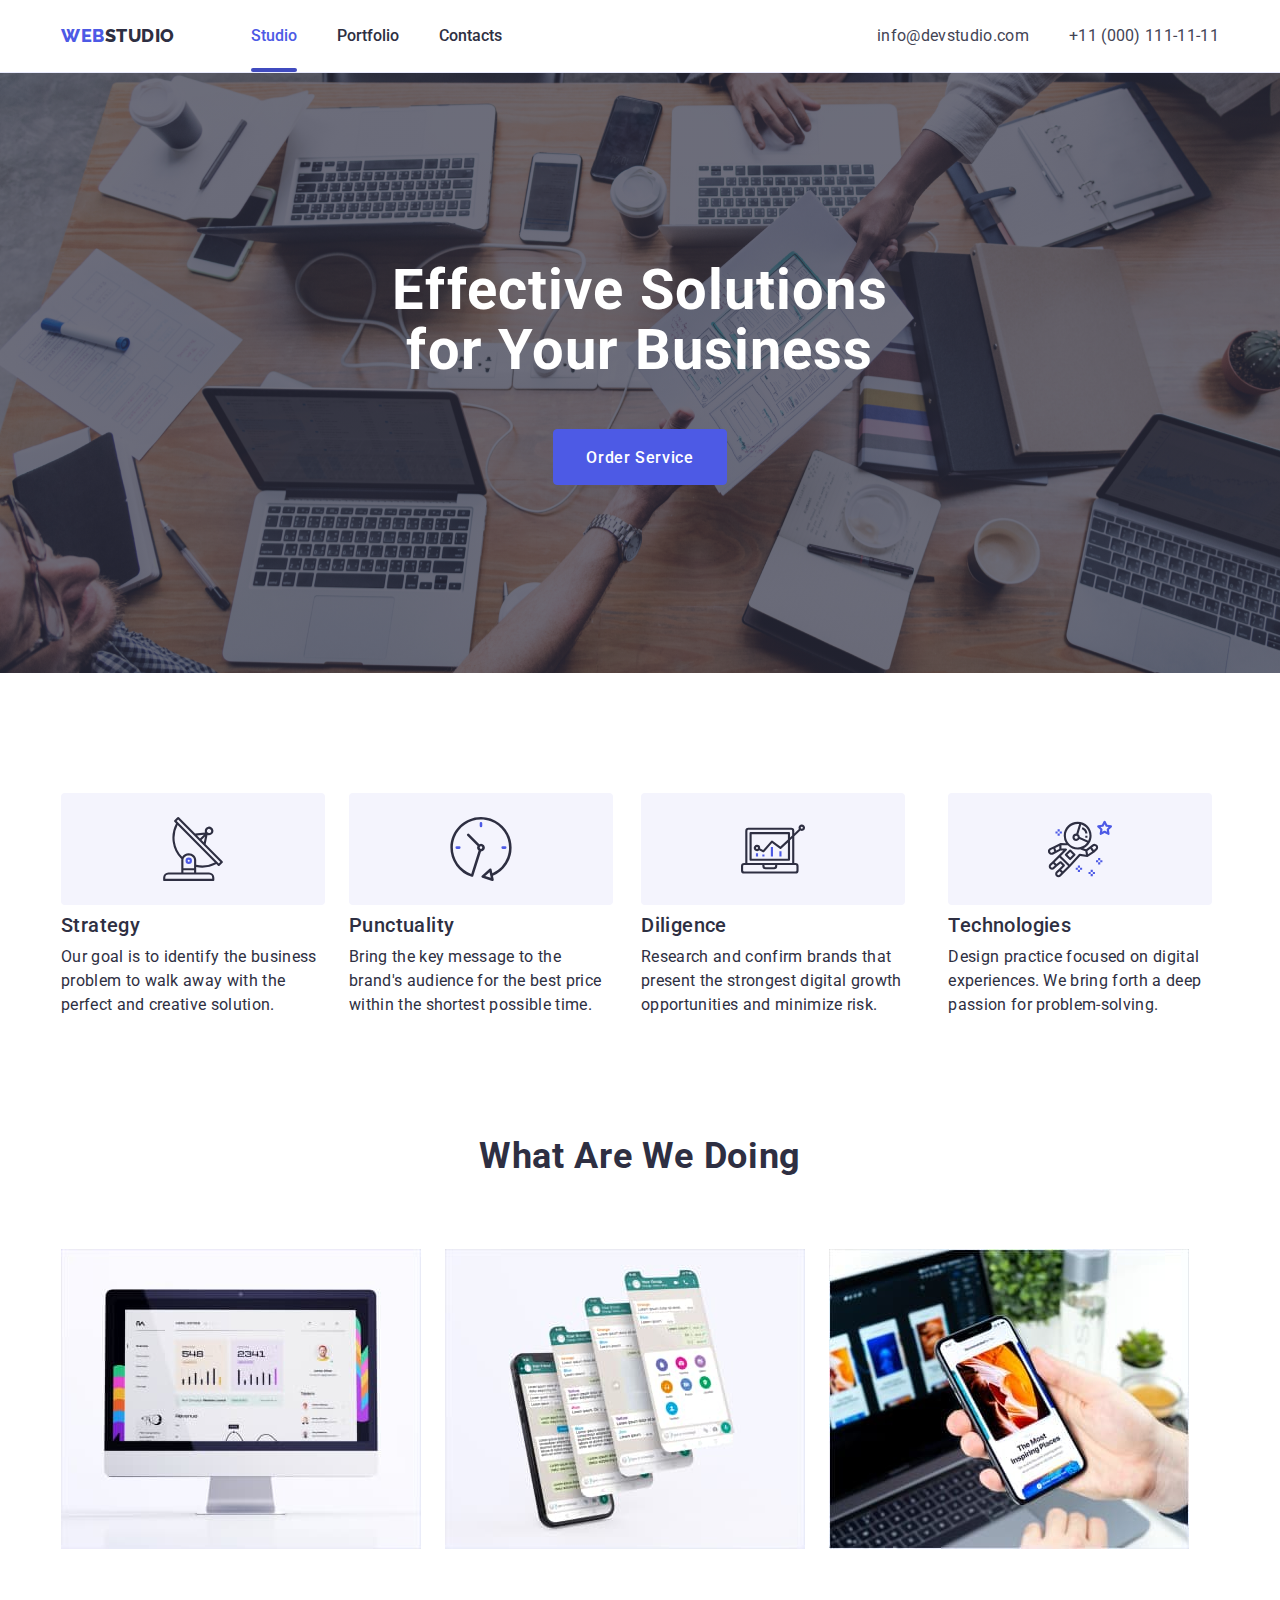
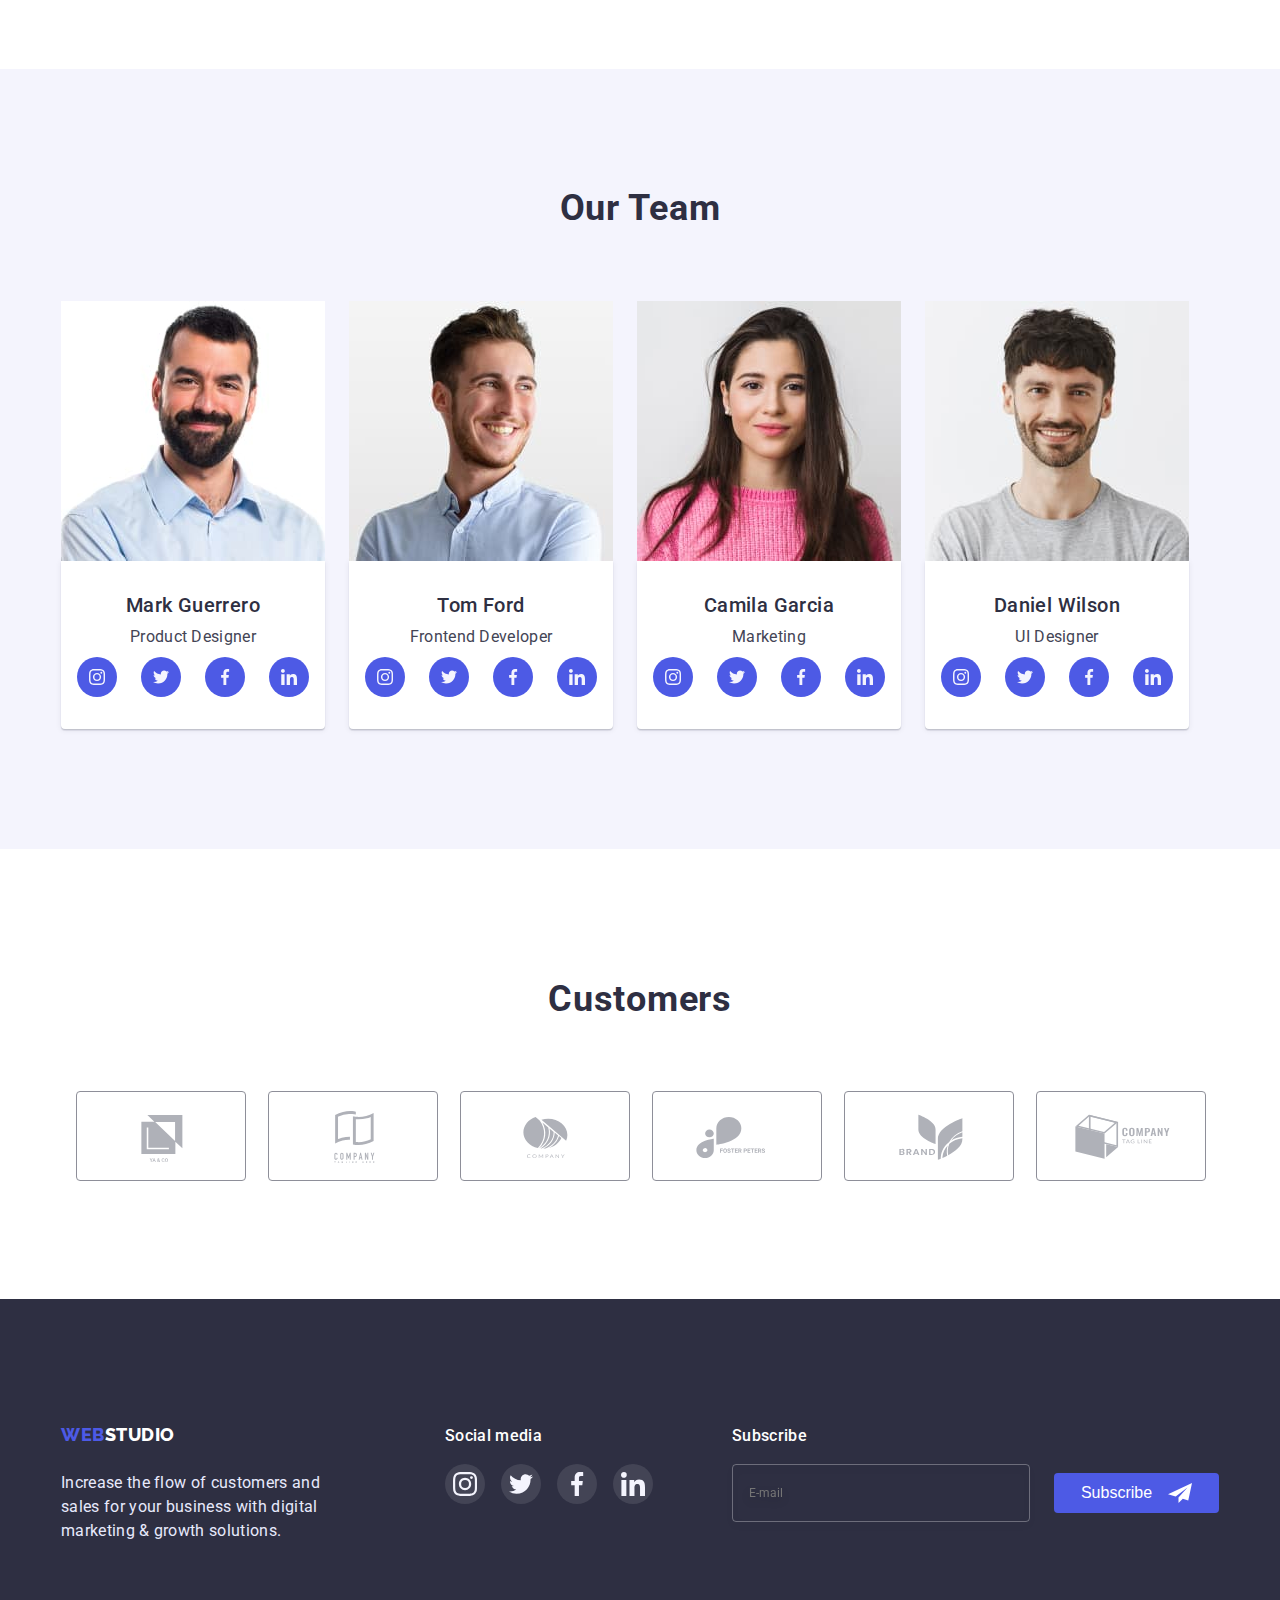
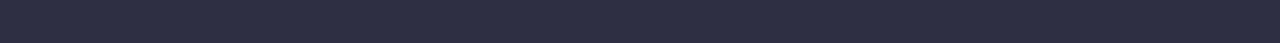
<file: index.html>
<!DOCTYPE html>
<html lang="en">
  <head>
    <meta charset="UTF-8" />
    <meta http-equiv="X-UA-Compatible" content="IE=edge" />
    <meta name="viewport" content="width=device-width, initial-scale=1.0" />
    <link rel="preconnect" href="https://fonts.googleapis.com" />
    <link rel="preconnect" href="https://fonts.gstatic.com" crossorigin />
    <link
      href="https://fonts.googleapis.com/css2?family=Raleway:wght@800&family=Roboto:wght@400;500;700;900&display=swap"
      rel="stylesheet"
    />

    <link
      rel="stylesheet"
      href="https://cdnjs.cloudflare.com/ajax/libs/modern-normalize/1.1.0/modern-normalize.min.css"
      integrity="sha512-wpPYUAdjBVSE4KJnH1VR1HeZfpl1ub8YT/NKx4PuQ5NmX2tKuGu6U/JRp5y+Y8XG2tV+wKQpNHVUX03MfMFn9Q=="
      crossorigin="anonymous"
      referrerpolicy="no-referrer"
    />
    <title>WebStudio</title>
    <link rel="stylesheet" href="./css/styles.css" />
  </head>
  <body>
    <header class="header">
      <div class="container header-container">
        <nav class="nav-header">
          <a href="./index.html" class="logo"
            ><span class="logo-first-part">Web</span
            ><span class="logo-second-part">Studio</span></a
          >
          <ul class="menu-navigation list">
            <li>
              <a class="menu-nav current" href="./index.html">Studio</a>
            </li>
            <li>
              <a class="menu-nav" href="./portfolio.html">Portfolio</a>
            </li>
            <li><a class="menu-nav" href>Contacts</a></li>
          </ul>
        </nav>
        <address>
          <ul class="address-navigation list">
            <li>
              <a class="address-nav" href="mailto:info@devstudio.com"
                >info@devstudio.com</a
              >
            </li>
            <li>
              <a class="address-nav" href="tel:+110001111111"
                >+11 (000) 111-11-11</a
              >
            </li>
          </ul>
        </address>
      </div>
    </header>
    <main>
      <section class="section title">
        <div class="container">
          <h1 class="title-desc">Effective Solutions for Your Business</h1>
          
          <button type="button" class="main-btn" data-modal-open>Order Service</button>
        </div>
        <div class="backdrop is-hidden" data-modal>
          <div class="modal">
            <button type="button" class="btn-close-modal" data-modal-close> 
              <svg class="icon-close-modal">
                <use href="./images/icons.svg#icon-close-modal"></use>
              </svg>
            </button>
            <p class="text-for-modal">Leave your contacts and we will call you back</p>
            <form class="form-info">

              <label for="name" class="form-label"><span class="input-name">Name</span> 
                <span class="span-for-input">
                <input type="name" id="name" class="modal-form">
                <svg class="modal-icon">
                  <use href="./images/icons.svg#icon-person"> </use>
                </svg>
              </span>
              </label>

              <label for="phone" class="form-label"><span class="input-name">Phone</span>
                <span class="span-for-input">
                <input type="tel" id="phone" class="modal-form">
                <svg class="modal-icon">
                  <use href="./images/icons.svg#icon-phone"> </use>
                </svg>
              </span>
              </label>

              <label for="mail" class="form-label"><span class="input-name">Email</span>
                <span class="span-for-input">
                <input type="email" id="mail" class="modal-form">
                <svg class="modal-icon">
                  <use href="./images/icons.svg#icon-email"> </use>
                </svg>
                </span>
              </label>

              <label for="comment" class="form-textarea"><span class="input-name">Comment</span>
                <textarea name="Comment" id="comment" class="text-area" placeholder="Text input"></textarea>
              </label>
              <label for="policy" class="form-label-checkbox">
                              <input type="checkbox"
              id="policy"
              class="checkbox visually-hidden">
                <span class="modal-form-custom-checkbox">
                  <svg class="modal-form-checkbox-icon" width="10" height="8">
                    <use href="./images/icons.svg#icon-check"></use>
                  </svg>
                </span>
                <span class="checkbox-text">
                I accept the terms and conditions of the <a href="" class="privacy-link">Privacy Policy</a>
              </span>
              </label>
            </form>
            <button type="submit" class="send-button">Send</button>
          </div>
        </div>
      </section>

      <section class="section features">
        <div class="container">
          <h2 hidden>"Features">Features</h2>
          <ul class="features list">
            <li >
              <div class="features-items">
                <svg class="icon-antenna"> 
                  <use href="./images/icons.svg#icon-antenna"></use>
                </svg>
              </div>
              <h3 class="features-titles">Strategy</h3>
              <p class="features-desc">
                Our goal is to identify the business problem to walk away with
                the perfect and creative solution.
              </p>
            </li>
            <li>
              <div class="features-items">
                <svg class="icon-clock" > 
                <use href="./images/icons.svg#icon-clock"></use>
                </svg>
              </div>
              <h3 class="features-titles">Punctuality</h3>
              <p class="features-desc">
                Bring the key message to the brand's audience for the best price
                within the shortest possible time.
              </p>
            
            </li>
            <li>
              <div class="features-items">
                <svg class="icon-diagram">
                  <use href="./images/icons.svg#icon-diagram"> </use>
                </svg>
              </div>
              <h3 class="features-titles">Diligence</h3>
              <p class="features-desc">
                Research and confirm brands that present the strongest digital
                growth opportunities and minimize risk.
              </p>
            </li>
            <li>
              <div class="features-items">
                <svg class="icon-astronaut">
                  <use href="./images/icons.svg#icon-astronaut"></use>
                </svg>
              </div>
              <h3 class="features-titles">Technologies</h3>
              <p class="features-desc">
                Design practice focused on digital experiences. We bring forth a
                deep passion for problem-solving.
              </p>
            </li>
          </ul>
        </div>
      </section>

      <section class="section about">
        <div class="container">
          <h2 class="title-aboutus">What are we doing</h2>
          <ul class="about-us list">
            <li class="cards-aboutus">
              <img
                src="./images/img1.jpg"
                alt="Desktop"
                width="360"
                height="300"
              />
            </li>
            <li class="cards-aboutus">
              <img
                src="./images/img2.jpg"
                alt="phones"
                width="360"
                height="300"
              />
            </li>
            <li>
              <img
                src="./images/img3.jpg"
                alt="Desktop and mobile"
                width="360"
                height="300"
              />
            </li>
          </ul>
        </div>
      </section>

      <section class="section our-team">
        <div class="container">
        <h2 class="title-aboutus">Our Team</h2>
          <ul class="team-items list">
          <li class="team-item">
            <img
              src="./images/card1.jpg"
              alt="Mark Guerrero Product
             Designer"
              width="264"
              height="260"
            />
            <div class="team-name">
            <h3 class="title-names">Mark Guerrero</h3>
            <p class="card-desc">Product Designer</p>

            <ul class="list icons">
              <li class="team-icon">
            <a class="social-networks">
              <svg class="inst"> 
                <use href="./images/icons.svg#icon-instagram"> </use>
              </svg>
            </a>
          </li>
            <li class="team-icon">
            <a class="social-networks">
              <svg class="twitter"> 
                <use href="./images/icons.svg#icon-twitter"> </use>
              </svg>
            </a>
          </li>
          <li class="team-icon">
            <a class="social-networks">
              <svg class="facebook"> 
                <use href="./images/icons.svg#icon-facebook"> </use>
              </svg>
            </a>
          </li>
          <li class="team-icon">
            <a class="social-networks">
              <svg class="linkedin"> 
                <use href="./images/icons.svg#icon-linkedin"> </use>
              </svg>
            </a>
          </li>
          </ul>

            </div>
            
          </li>
          <li class="team-item">
            <img
              src="./images/card2.jpg"
              alt="Tom Ford Frontend Developer"
              width="264"
              height="260"
            />
            <div class="team-name">
            <h3 class="title-names">Tom Ford</h3>
            <p class="card-desc">Frontend Developer</p>

            <ul class="list icons">
              <li class="team-icon">
            <a class="social-networks">
              <svg class="inst"> 
                <use href="./images/icons.svg#icon-instagram"> </use>
              </svg>
            </a>
          </li>
          <li class="team-icon">
            <a class="social-networks">
              <svg class="twitter"> 
                <use href="./images/icons.svg#icon-twitter"> </use>
              </svg>
            </a>
          </li>
          <li class="team-icon">
            <a class="social-networks">
              <svg class="facebook"> 
                <use href="./images/icons.svg#icon-facebook"> </use>
              </svg>
            </a>
          </li>
          <li class="team-icon">
            <a class="social-networks">
              <svg class="linkedin"> 
                <use href="./images/icons.svg#icon-linkedin"> </use>
              </svg>
            </a>
          </li>
          </ul>
            </div>
          </li>
          <li class="team-item">
            <img
              src="./images/card3.jpg"
              alt="Camila Garcia Marketing"
              width="264"
              height="260"
            />
            <div class="team-name">
            <h3 class="title-names">Camila Garcia</h3>
            <p class="card-desc">Marketing</p>
            <ul class="list icons">
              <li class="team-icon">
            <a class="social-networks">
              <svg class="inst"> 
                <use href="./images/icons.svg#icon-instagram"> </use>
              </svg>
            </a>     
          </li>
          <li class="team-icon">   
            <a class="social-networks">
              <svg class="twitter"> 
                <use href="./images/icons.svg#icon-twitter"> </use>
              </svg>
            </a>
          </li>  
          <li class="team-icon">
            <a class="social-networks">
              <svg class="facebook"> 
                <use href="./images/icons.svg#icon-facebook"> </use>
              </svg>
            </a>
          </li>
          <li class="team-icon"> 
            <a class="social-networks">
              <svg class="linkedin"> 
                <use href="./images/icons.svg#icon-linkedin"> </use>
              </svg>
            </a>
          </li>
          </ul>
            </div>

          <li class="team-item">
            <img
              src="./images/card4.jpg"
              alt="Daniel Wilson UI Designer"
              width="264"
              height="260"
            />
             <div class="team-name">
            <h3 class="title-names">Daniel Wilson</h3>
            <p class="card-desc">UI Designer</p>
            <ul class="list icons">
              <li class="team-icon">
            <a class="social-networks">
              <svg class="inst"> 
                <use href="./images/icons.svg#icon-instagram"> </use>
              </svg>
            </a>
          </li>
          <li class="team-icon"> 
            <a class="social-networks">
              <svg class="twitter"> 
                <use href="./images/icons.svg#icon-twitter"> </use>
              </svg>
            </a>
          </li>
          <li class="team-icon">  
            <a class="social-networks">
              <svg class="facebook"> 
                <use href="./images/icons.svg#icon-facebook"> </use>
              </svg>
            </a>
          </li>
          <li class="team-icon">
            <a class="social-networks">
              <svg class="linkedin"> 
                <use href="./images/icons.svg#icon-linkedin"> </use>
              </svg>
            </a>
          </li>
          </ul>

            </div>
          </li>
        </ul>
        </div>
      </section>

      <section class="section customers">
        <div class="container">
          <h1 class="title-customers">Customers</h1>
          <ul class="list companies">
            <li class="customers-icons">
              <a class="border-icon">
                <svg class="icon-in-border" width="104" height="56">
                  <use href="./images/icons.svg#icon-Logo-1"></use>
                </svg>
              </a>
            </li>
            <li class="customers-icons">
              <a class="border-icon">
                <svg class="icon-in-border" width="104" height="56">
                  <use href="./images/icons.svg#icon-Logo-2"></use>
                </svg>
              </a>
            </li>
            <li class="customers-icons">
              <a class="border-icon">
                <svg class="icon-in-border" width="104" height="56">
                  <use href="./images/icons.svg#icon-Logo-3"></use>
                </svg>
              </a>
            </li>
            <li class="customers-icons">
              <a class="border-icon">
                <svg class="icon-in-border" width="104" height="56">
                  <use href="./images/icons.svg#icon-Logo-4"></use>
                </svg>
              </a>
            </li>
            <li class="customers-icons">
              <a class="border-icon">
                <svg class="icon-in-border" width="104" height="56">
                  <use href="./images/icons.svg#icon-Logo-5"></use>
                </svg>
              </a>
            </li>
            <li class="customers-icons">
              <a class="border-icon">
                <svg class="icon-in-border" width="104" height="56">
                  <use href="./images/icons.svg#icon-Logo-6"></use>
                </svg>
              </a>
            </li>
          </ul>
        </div>

      </section>

    </main>
    <footer class="footer">
      <div class="container foot-cont">
        <div>
      <a href="./index.html" class="logo"
            ><span class="logo-first-part-footer">Web</span
            ><span class="logo-second-part-footer">Studio</span></a
          >
      <p class="footer-desc">
        Increase the flow of customers and sales for your business with digital
        marketing & growth solutions.
      </p>
    </div>
    <div class="footer-media">
      <p class="social-media">Social media</p>
      <ul class="list icons-footer">
        <li class="team-icon">
      <a class="social-networks-footer">
        <svg width="24" height="24"> 
          <use href="./images/icons.svg#icon-instagram"> </use>
        </svg>
      </a>
    </li>
    <li class="team-icon"> 
      <a class="social-networks-footer">
        <svg width="24" height="24"> 
          <use href="./images/icons.svg#icon-twitter"> </use>
        </svg>
      </a>
    </li>
    <li class="team-icon">  
      <a class="social-networks-footer">
        <svg width="24" height="24"> 
          <use href="./images/icons.svg#icon-facebook"> </use>
        </svg>
      </a>
    </li>
    <li class="team-icon">
      <a class="social-networks-footer">
        <svg width="24" height="24"> 
          <use href="./images/icons.svg#icon-linkedin"> </use>
        </svg>
      </a>
    </li>
    </ul>
  </div>
  <div class="footer-form">
    <p class="subscribe">Subscribe</p>
  <form class="subscribe-form">

    <input aria-label="mail" type="email" name="mail" id="mail" class="footer-input" placeholder="E-mail">
    <button type="submit" class="button-form">Subscribe
      <svg class="icon-logo-tg" width="24px" height="24px">
        <use href="./images/icons.svg#icon-logo-tg"></use>
      </svg>
    </button>
  </form>
</div>
</div>
    </footer>
    <script src="./js/modal.js"></script>
  </body>
</html>
</file>
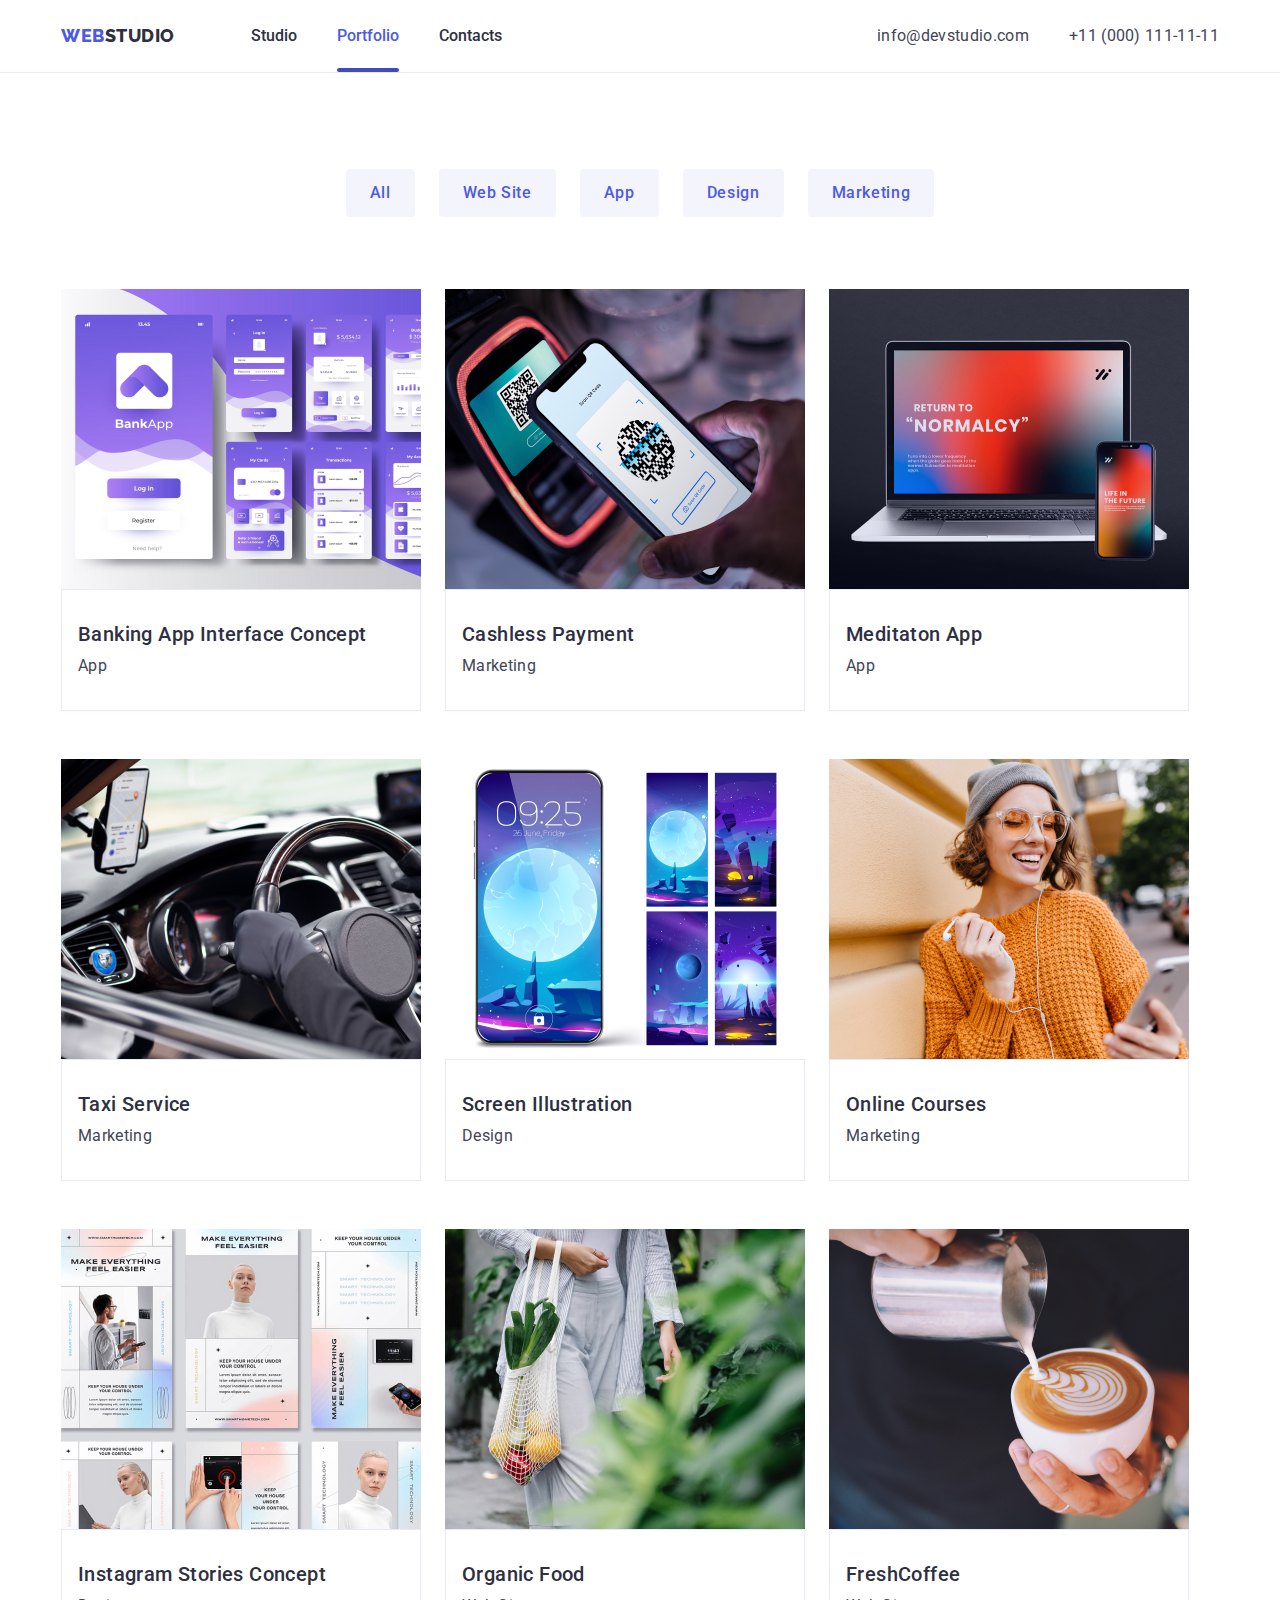
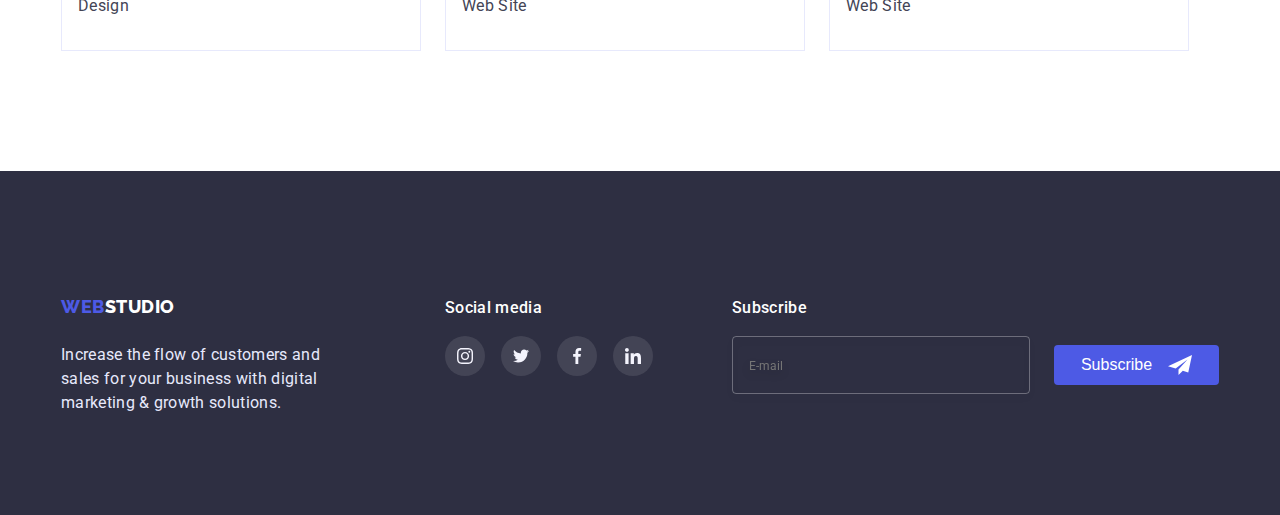
<file: portfolio.html>
<!DOCTYPE html>
<html lang="en">
  <head>
    <meta charset="UTF-8" />
    <meta http-equiv="X-UA-Compatible" content="IE=edge" />
    <meta name="viewport" content="width=device-width, initial-scale=1.0" />
    <link rel="preconnect" href="https://fonts.googleapis.com" />
    <link rel="preconnect" href="https://fonts.gstatic.com" crossorigin />
    <link
      href="https://fonts.googleapis.com/css2?family=Raleway:wght@800&family=Roboto:wght@400;500;700;900&display=swap"
      rel="stylesheet"
    />
    <link
      rel="stylesheet"
      href="https://cdnjs.cloudflare.com/ajax/libs/modern-normalize/1.1.0/modern-normalize.min.css"
      integrity="sha512-wpPYUAdjBVSE4KJnH1VR1HeZfpl1ub8YT/NKx4PuQ5NmX2tKuGu6U/JRp5y+Y8XG2tV+wKQpNHVUX03MfMFn9Q=="
      crossorigin="anonymous"
      referrerpolicy="no-referrer"
    />
    <title>WebStudio</title>
    <link rel="stylesheet" href="./css/styles.css" />
  </head>
  <body>
    <header class="header">
      <div class="container header-container">
        <nav class="nav-header">
          <a href="./index.html" class="logo"
            ><span class="logo-first-part">Web</span
            ><span class="logo-second-part">Studio</span></a
          >
          <ul class="menu-navigation list">
            <li>
              <a class="menu-nav" href="./index.html">Studio</a>
            </li>
            <li>
              <a class="menu-nav current" href="./portfolio.html">Portfolio</a>
            </li>
            <li><a class="menu-nav" href>Contacts</a></li>
          </ul>
        </nav>
        <address>
          <ul class="address-navigation list">
            <li>
              <a class="address-nav" href="mailto:info@devstudio.com"
                >info@devstudio.com</a
              > 
            </li>
            <li>
              <a class="address-nav" href="tel:+110001111111"
                >+11 (000) 111-11-11</a
              >
            </li>
          </ul>
        </address>
      </div>
    </header>
    <main>
      <section class="portfolio">
        <div class="container buttons-navigation">
          <h1 hidden>Portfolio navigation</h1>
          <ul class="buttons list">
            <li>
              <button class="nav-buttons button-all" type="button">All</button>
            </li>
            <li>
              <button class="nav-buttons button-website" type="button">
                Web Site
              </button>
            </li>
            <li>
              <button class="nav-buttons" type="button">App</button>
            </li>
            <li>
              <button class="nav-buttons" type="button">Design</button>
            </li>
            <li>
              <button class="nav-buttons" type="button">Marketing</button>
            </li>
          </ul>

          <ul class="items list">
            <li class="photo-portfolio">
              <a href="" class="portfolio-link">
                <div class="portfolio-div">
              <img
                src="./images/bankingapp.jpg"
                alt="Banking App"
                width="360"
                height="300"
              />
              <p class="text-animation">14 Stylish and User-Friendly App Design Concepts · Task Manager App · Calorie Tracker App · Exotic Fruit Ecommerce App · Cloud Storage App</p>
            </div>
              <div class="portfolio-text">
                <h3 class="caption-cards">Banking App Interface Concept</h3>
                <p class="portfolio-desc">App</p>
              </div>
            </a>
            </li>
            <li class="photo-portfolio">
              <a href="" class="portfolio-link">
                <div class="portfolio-div">
              <img
                src="./images/cashlesspayment.jpg"
                alt="cashlesspayment"
                width="360"
                height="300"
              />
              <p class="text-animation">14 Stylish and User-Friendly App Design Concepts · Task Manager App · Calorie Tracker App · Exotic Fruit Ecommerce App · Cloud Storage App</p>
            </div>
              <div class="portfolio-text">
                <h3 class="caption-cards">Cashless Payment</h3>
                <p class="portfolio-desc">Marketing</p>
              </div>
            </a>
            </li>
            <li class="photo-portfolio">
              <a href="" class="portfolio-link">
                <div class="portfolio-div">
              <img
                src="./images/meditationapp.jpg"
                alt="meditationapp"
                width="360"
                height="300"
              />
              <p class="text-animation">14 Stylish and User-Friendly App Design Concepts · Task Manager App · Calorie Tracker App · Exotic Fruit Ecommerce App · Cloud Storage App</p>
            </div>
              <div class="portfolio-text">
                <h3 class="caption-cards">Meditaton App</h3>
                <p class="portfolio-desc">App</p>
              </div>
            </a>
            </li>
            <li class="photo-portfolio">
              <a href="" class="portfolio-link">
                <div class="portfolio-div">
              <img
                src="./images/TaxiService.jpg"
                alt="TaxiService"
                width="360"
                height="300"
              />
              <p class="text-animation">14 Stylish and User-Friendly App Design Concepts · Task Manager App · Calorie Tracker App · Exotic Fruit Ecommerce App · Cloud Storage App</p>
            </div>
              <div class="portfolio-text">
                <h3 class="caption-cards">Taxi Service</h3>
                <p class="portfolio-desc">Marketing</p>
              </div>
            </a>
            </li>
            <li class="photo-portfolio">
              <a href="" class="portfolio-link">
                <div class="portfolio-div">
              <img
                src="./images/ScreenIllustration.jpg"
                alt="ScreenIllustration"
                width="360"
                height="300"
              />
              <p class="text-animation">14 Stylish and User-Friendly App Design Concepts · Task Manager App · Calorie Tracker App · Exotic Fruit Ecommerce App · Cloud Storage App</p>
            </div>
              <div class="portfolio-text">
                <h3 class="caption-cards">Screen Illustration</h3>
                <p class="portfolio-desc">Design</p>
              </div>
            </a>
            </li>
            <li class="photo-portfolio">
              <a href="" class="portfolio-link">
                <div class="portfolio-div">
              <img
                src="./images/OnlineCourses.jpg"
                alt="OnlineCourses"
                width="360"
                height="300"
              />
              <p class="text-animation">14 Stylish and User-Friendly App Design Concepts · Task Manager App · Calorie Tracker App · Exotic Fruit Ecommerce App · Cloud Storage App</p>
            </div>
              <div class="portfolio-text">
                <h3 class="caption-cards">Online Courses</h3>
                <p class="portfolio-desc">Marketing</p>
              </div>
            </a>
            </li>
            <li class="photo-portfolio">
              <a href="" class="portfolio-link">
                <div class="portfolio-div">
              <img
                src="./images/InstagramStories.jpg"
                alt="InstagramStories"
                width="360"
                height="300"
              />
              <p class="text-animation">14 Stylish and User-Friendly App Design Concepts · Task Manager App · Calorie Tracker App · Exotic Fruit Ecommerce App · Cloud Storage App</p>
            </div>
              <div class="portfolio-text">
                <h3 class="caption-cards">Instagram Stories Concept</h3>
                <p class="portfolio-desc">Design</p>
              </div>
            </a>
            </li>
            <li class="photo-portfolio">
              <a href="" class="portfolio-link">
                <div class="portfolio-div">
              <img
                src="./images/OrganicFood.jpg"
                alt="OrganicFood"
                width="360"
                height="300"
              />
              <p class="text-animation">14 Stylish and User-Friendly App Design Concepts · Task Manager App · Calorie Tracker App · Exotic Fruit Ecommerce App · Cloud Storage App</p>
            </div>
              <div class="portfolio-text">
                <h3 class="caption-cards">Organic Food</h3>
                <p class="portfolio-desc">Web Site</p>
              </div>
            </a>
            </li>
            <li class="photo-portfolio">
              <a href="" class="portfolio-link">
                <div class="portfolio-div">
              <img
                src="./images/FreshCoffee.jpg"
                alt="FreshCoffee"
                width="360"
                height="300"
              />
              <p class="text-animation">14 Stylish and User-Friendly App Design Concepts · Task Manager App · Calorie Tracker App · Exotic Fruit Ecommerce App · Cloud Storage App</p>
            </div>
              <div class="portfolio-text">
                <h3 class="caption-cards">FreshCoffee</h3>
                <p class="portfolio-desc">Web Site</p>
              </div>
            </a>
            </li>
          </ul>
        </div>
      </section>
    </main>
    <footer class="footer">
      <div class="container foot-cont">
        <div>
      <a href="./index.html" class="logo"
            ><span class="logo-first-part-footer">Web</span
            ><span class="logo-second-part-footer">Studio</span></a
          >
      <p class="footer-desc">
        Increase the flow of customers and sales for your business with digital
        marketing & growth solutions.
      </p>
    </div>
    <div class="footer-media">
      <h3 class="social-media">Social media</h3>
      <ul class="list icons-footer">
        <li class="team-icon">
      <a class="social-networks-footer">
        <svg class="inst"> 
          <use href="./images/icons.svg#icon-instagram"> </use>
        </svg>
      </a>
    </li>
    <li class="team-icon"> 
      <a class="social-networks-footer">
        <svg class="twitter"> 
          <use href="./images/icons.svg#icon-twitter"> </use>
        </svg>
      </a>
    </li>
    <li class="team-icon">  
      <a class="social-networks-footer">
        <svg class="facebook"> 
          <use href="./images/icons.svg#icon-facebook"> </use>
        </svg>
      </a>
    </li>
    <li class="team-icon">
      <a class="social-networks-footer">
        <svg class="linkedin"> 
          <use href="./images/icons.svg#icon-linkedin"> </use>
        </svg>
      </a>
    </li>
    </ul>
  </div>
  <div class="footer-form">
    <h1 class="subscribe">Subscribe</h1>
  <form class="subscribe-form">
    <label for="mail"></label>
    <input type="email" name="mail" id="mail" class="footer-input" placeholder="E-mail">
    <button type="submit" class="button-form">Subscribe
      <svg class="icon-logo-tg" width="24px" height="24px">
        <use href="./images/icons.svg#icon-logo-tg"></use>
      </svg>
    </button>
  </form>
</div>
</div>
    </footer>
  </body>
</html>
</file>
<file: css/styles.css>
:root {
    --icon-hover:#31D0AA;
    --icon-color:#AFB1B8;
    --primary-text-color: #2E2F42;
        --primary-bg-color: #ffffff;
        --hero-background-color: #2E2F42;
        --team-background-color: #F4F4FD;
        --accent-color: #4D5AE5;
        --accent-color-btn: #404BBF;
        --description-features: #2E2F42;
        --address-color: #434455;
        --btn-background-color: #E7E9FC
}

* {
    margin: 0;
    padding: 0;
    border: 0;
}

body {
        font-family: 'Roboto', sans-serif;
        background-color: var(--primary-bg-color);
        color: var(--primary-text-color);
}

p,
h1,
h2,
h3,
h4,
h5,
h6 {
    margin: 0;
}

ul {
    margin: 0;
    padding: 0;
}

img {
    display: block;
    margin: 0;
    padding: 0;
    max-width: 100%;
    height: auto;
}

.list {
    text-decoration: none;
    list-style: none;
    display: flex;
}

.section{
    padding-top: 120px;
    padding-bottom: 120px;
}

.container {

    max-width: 1158px;
    margin: 0 auto;
    padding: 0 15px;
}

.header {
    border-bottom: 1px solid #E7E9FC;
}

.header-container {
    display: flex;
}

.nav-header {
    display: flex;
    margin-right: auto;
}

.logo {
    display: block;
    margin-right: 76px;
    padding-top: 24px;
    padding-bottom: 24px;
    font-family: 'Raleway', sans-serif;
    font-weight: 800;
    font-size: 18px;
    line-height: 1.33;
    text-transform: uppercase;
    text-decoration: none;
    letter-spacing: 0.03em;
}

.logo-first-part {
    color: var(--accent-color);
    padding-top: 24px;
    padding-bottom: 24px;
}

.logo-second-part {
    color: var(--primary-text-color);
    padding-top: 24px;
    padding-bottom: 24px;
}

.menu-navigation {
    display: flex;
    gap: 40px;
}

.menu-nav {
    position: relative;
    padding: 24px 0;
    display: flex;
    text-decoration: none;
    color: var(--primary-text-color);
    font-weight: 500;
    font-size: 16px;
    line-height: 1.5;
    transition: color 250ms cubic-bezier(0.4, 0, 0.2, 1);
}

.current {
    color: var(--accent-color);
    position: relative;
}

.current::after{
    content: "";
    display:inline-block;
    position: absolute;
    bottom: 0;
    left: 0;
    width: 100%;
    height: 4px;
    background-color: var(--accent-color-btn);
    border-radius: 2px;
}

.address-navigation {
display: flex;
gap: 40px;
padding: 24px 0;
justify-content: flex-end;
}

.address-nav {
    display: flex;
     color: var(--address-color);
     text-decoration: none;
     font-style: normal;
     font-weight: 400;
     font-size: 16px;
     line-height: 1.5;
     letter-spacing: 0.02em;
     transition: color 250ms cubic-bezier(0.4, 0, 0.2, 1);
}

.address-nav:hover {
    color: var(--accent-color);
}

.menu-nav:hover {
    color: var(--accent-color);
}

.menu-nav:active {
    color: var(--accent-color-btn);
}

.title{
    background-image: linear-gradient(rgba(46, 47, 66, 0.7), rgba(46, 47, 66, 0.7)),
    url(../images/bgHero.jpg);
    background-size: cover;
    padding-top: 188px;
    padding-bottom: 188px;
    margin-left: auto;
    margin-right: auto;
    background-color: var(--hero-background-color);
    text-align: center
}

.title-desc {
    width: 500px;
    color: var(--primary-bg-color);
    font-weight: 700;
    font-size: 56px;
    line-height: 1.07;
    text-align: center;
    letter-spacing: 0.02em;

    margin-right: auto;
    margin-left: auto;
    margin-bottom: 48px;
}

.main-btn {
    display: inline-block;
    min-width: 169px;
    height: 56px;
    border-radius: 4px;
    border: 1px solid var(--accent-color);
    padding: 16px 32px;
    background-color: var(--accent-color);
    color: #ffffff;
    font-family: inherit;
    cursor: pointer;
    align-items: center;
    font-weight: 500;
    font-size: 16px;
    line-height: 1.5;
    letter-spacing: 0.04em;
    opacity: 1;
    transition: background-color 250ms cubic-bezier(0.4, 0, 0.2, 1);
}

.main-btn:hover {
 background-color: var(--accent-color-btn);
 color: white;
}

.main-btn:focus {
    color: var(--accent-color);
}

.backdrop{
position: fixed;
background-color: rgba(46, 47, 66, 0.4);
width: 100%;
height: 100%;
top: 0;
bottom: 0;
opacity: 1;
transition: opacity 250ms cubic-bezier(0.4, 0, 0.2, 1) ,
visibility 250ms cubic-bezier(0.4, 0, 0.2, 1);
}

.is-hidden {
    opacity: 0;
    visibility: hidden;
    pointer-events: none;
}

.modal {
position: absolute;
width: 408px;
height: 576px;
top: 50%;
left: 50%;
transform: translate(-50%, -50%) ;
background: #FCFCFC;
box-shadow: 0px 1px 1px rgba(0, 0, 0, 0.14), 0px 1px 3px rgba(0, 0, 0, 0.12), 0px 2px 1px rgba(0, 0, 0, 0.2);
border-radius: 4px;
transition: opacity 250ms cubic-bezier(0.4, 0, 0.2, 1) ,
transform 250ms cubic-bezier(0.4, 0, 0.2, 1);
padding: 24px;
}

.backdrop.is-hidden .modal{
    opacity: 0;
    transform: translate(-50%, -50%) scale(1.75);
}

.btn-close-modal {
    display: flex;
    justify-content: center;
    align-items: center;
    height: 24px;
    width: 24px;
    background-color: #E7E9FC;
    border: 1px solid rgba(0, 0, 0, 0.1);
    border-radius: 50%;
    margin-left: 336px;
    cursor: pointer;
}

.btn-close-modal:hover {
    background-color: var(--accent-color-btn);
    fill: var(--primary-bg-color);
}

.icon-close-modal{
    width: 8px;
    height: 8px;
}

.text-for-modal {
color: var(--primary-text-color);
font-family: 'Roboto';
font-style: normal;
font-weight: 500;
font-size: 16px;
line-height: 24px;
text-align: center;
letter-spacing: 0.02em;
padding-top: 24px;
margin-bottom: 14px;
}

.form-info{
 display: block;
 margin-top: 0em;
}

.form-label {
display: block;
position: relative;
margin-bottom: 8px;

width: 100%;

}

.text-area {
    display: block;
    resize: none;
    width: 360px;
    height: 120px;
    border: 1px solid rgba(46, 47, 66, 0.4);
    border-radius: 4px;

    padding: 8px 16px;
}

.text-area::placeholder {
    font-family: 'Roboto';
    font-style: normal;
    font-weight: 400;
    font-size: 12px;
    line-height: 14px;
    letter-spacing: 0.04em;
}

.text-area:hover {
   border-color: var(--accent-color);
}

.text-area:focus {
    border-color: var(--accent-color);
 }



.input-name{
    display: block;
    margin-bottom: 4px;
    font-family: 'Roboto';
font-style: normal;
font-weight: 400;
font-size: 12px;
line-height: 14px;
color:#8E8F99 ;
text-align: left;
}

.span-for-input {
    display: block;
    position: relative;
}

.modal-icon{
    position: absolute;
    width: 18px;
    height: 24px;
    top: 50%;
    left: 16px;
    transform: translateY(-50%)
}



.modal-form{
    display: block;
    height: 40px;
    width: 360px;
    border: 1px solid rgba(33, 33, 33, 0.2);
    border-radius: 4px;
    color: var(--color-primary);
    padding: 11px 38px;
}

.modal-form:focus {
    border-color: var(--accent-color);
}

.modal-form:focus + .modal-icon {
    fill: var(--accent-color);
}

.checkbox {
    display: flex;
    margin-left: 24px;
}

.form-label-checkbox {
    display: flex;
    align-items: center;
    margin-bottom: 24px;
    font-weight: 400;
    font-size: 12px;
    line-height: 1.17;
    letter-spacing: 0.04em;
    color:#8E8F99;
    gap: 8px;
    }
 
.modal-form-custom-checkbox{
    width: 16px;
    height: 16px;
    border: 1px solid rgba(46, 47, 66, 0.4);
    border-radius: 2px;
    margin-left: 24px;
    display: inline-flex;
    align-items: center;
    justify-content: center;
}

.modal-form-checkbox-icon {
    display: block;
    align-items: center;
    justify-content: center;
    opacity: 0;
    }

.checkbox:checked + .modal-form-custom-checkbox {
    background-color: var(--accent-color);
    border: 1px solid var(--accent-color);
    transition: background-color 250ms cubic-bezier(0.4, 0, 0.2, 1);
    }

.checkbox:checked + .modal-form-custom-checkbox .modal-form-checkbox-icon {
    opacity: 1;
    fill: #fff;
    }

.form-textarea {
    display: block;
    position: relative;
    margin-bottom: 16px;

    width: 100%;
    font-family: 'Roboto';
    font-style: normal;
    font-weight: 400;
    font-size: 12px;
    line-height: 14px;
    color:#8E8F99 ;
    text-align: left;
}

.checkbox-text {
    font-size: 12px;
    line-height: 1.33;
    letter-spacing: 0.01em;
    color: #757575;
}

.send-button {
    width: 169px;
    height: 56px;
    padding: 16px 32px;
    background-color: var(--accent-color);
    color: var(--primary-bg-color);
    box-shadow: 0px 4px 4px rgba(0, 0, 0, 0.15);
    font-family: 'Roboto';
    font-style: normal;
    font-weight: 500;
    font-size: 16px;
    line-height: 1.5;
    text-align: center;
    cursor: pointer;
    border-radius: 4px;
    transition: background-color 250ms cubic-bezier(0.4, 0, 0.2, 1);
}

.send-button:hover {
    background-color: var(--accent-color-btn);
    transition: background-color 250ms cubic-bezier(0.4, 0, 0.2, 1);
}

.privacy-link {
    font-family: 'Roboto';
    font-style: normal;
    font-weight: 400;
    font-size: 12px;
    line-height: 14px;
    color: var(--accent-color);
}

.visually-hidden {
    position: absolute;
    top: -150%;
    z-index: -100;
    width: 0;
    height: 0;
    opacity: 0;
    visibility: hidden;
    user-select: none;
    pointer-events: none;
    cursor: none;
    margin: 0;
    padding: 0;
    overflow: hidden;
    border: none;
    outline: none;
    white-space: nowrap;
  }

/* 2 cекція */

.features-items{
    display: flex;
    border-radius: 4px;
    width: 264px;
    height: 112px;
    margin-bottom: 8px;
    justify-content: center;
    align-items: center;
    background-color: var(--team-background-color)
}

.icon-antenna{
width: 64px;
height: 64px;
}

.icon-clock{
    width: 64px;
    height: 64px;
}

.icon-diagram{
    width: 64px;
    height: 64px;
}

.icon-astronaut{
    width: 64px;
    height: 64px;
}

.features{
    display: flex;
    gap: 24px;
}

.features-titles {
    margin-bottom: 8px;
    color: var(--primary-text-color);
        font-weight: 500;
        font-size: 20px;
        line-height: 1.2;
        letter-spacing: 0.02em;
}

.features-desc {
    color: var(--description-features);
    font-weight: 400;
        font-size: 16px;
        line-height: 1.5;
        letter-spacing: 0.02em;
}

/* 3 секція */

.about {
    padding-top: 0;
}

.title-aboutus {
    margin-bottom: 72px;
    display: flex;
    text-align: center;
    justify-content: center;
    text-transform: capitalize;
    color: var(--primary-text-color);
    font-weight: 700;
    font-size: 36px;
    line-height: 1.11;
    letter-spacing: 0.02em;
}

.about-us{
    display: flex;
    gap: 24px;
    margin-left: auto;
    margin-right: auto;
    
}

.cards-aboutus {

}

/* секція 4 */

.our-team{
padding-bottom: 120px;
}

.team-items {
    display: flex;
    gap: 24px;
}

.team-name{
    padding: 32px 16px;
    background-color: var(--primary-bg-color);
    box-shadow: 0px 1px 6px rgba(46, 47, 66, 0.08),
    0px 1px 1px rgba(46, 47, 66, 0.16), 0px 2px 1px rgba(46, 47, 66, 0.08);
    border-radius: 0px 0px 4px 4px;
    }

.our-team {
    background-color: var(--team-background-color);
}

.title-names {
    text-align: center;
    margin-bottom: 8px;
    color: var(--primary-text-color);
    font-weight: 500;
    font-size: 20px;
    line-height: 24px;
    letter-spacing: 0.02em;
}

.card-desc {
    text-align: center;
    color: var(--address-color);
    font-weight: 400;
    font-size: 16px;
    line-height: 1.5;
    letter-spacing: 0.02em;
}

.icons{
display: flex;
gap: 24px;
padding-top: 8px;
}

.social-networks{
    display: flex;
    justify-content: center;
    align-items: center;
    background-color: var(--accent-color);
    width: 40px;
    height: 40px;
    border-radius: 50%;
    cursor: pointer;
    transition: background-color 250ms cubic-bezier(0.4, 0, 0.2, 1);
}

.social-networks:hover,
.social-networks:focus{
background-color: var(--accent-color-btn);
}

.inst{
    width: 16px;
    height: 16px;
}


.twitter{
    width: 16px;
    height: 16px;
}

.facebook{
width: 16px;
height: 16px;
}

.linkedin{
    width: 16px;
    height: 16px;
}

/* 4 cекція Customers*/

.customers{
padding-top: 130px;
padding-bottom: 120px;
}

.title-customers{
    color: var(--primary-text-color);
    font-family: 'Roboto';
    font-style: normal;
    font-weight: 700;
    font-size: 36px;
    line-height: 40px;
    text-align: center;
    letter-spacing: 0.02em;
    text-transform: capitalize;
    margin-bottom: 72px;
}

.companies{
    display: flex;
    align-items: center;
    justify-content: center;
    gap: 24px;
}

.customers-icons{
    width: 168px;
    height: 88px;
    cursor: pointer;
}

.border-icon{
    display: flex;
    justify-content: center;
    align-items: center;
    border: 1px solid #8E8F99;
    border-radius: 4px;
    width:100%;
    height:100%; 
    color: var(--icon-color);
    transition: background-color 250ms cubic-bezier(0.4, 0, 0.2, 1) , color 250ms cubic-bezier(0.4, 0, 0.2, 1);
}

.border-icon:hover,
.border-icon:focus{
    border-color: var(--accent-color-btn);
    color: var(--accent-color-btn);
}

.icon-in-border{
    fill: currentColor;
}




/* футер */

.footer {
    padding-top: 100px;
    padding-bottom: 100px;
    background-color: var(--hero-background-color);
}


.footer-desc {
    width: 264px;
    color: var(--btn-background-color);
    font-weight: 400;
    font-size: 16px;
    line-height: 1.5;
    letter-spacing: 0.02em;
}

.logo-first-part-footer{
    color: var(--accent-color);
    margin-bottom: 8px;
}

.logo-second-part-footer {
    text-decoration: none;
        color: #ffffff;
        font-family: 'Raleway';
        font-weight: 800;
        font-size: 18px;
        line-height: 1.16;
}

.social-media{
font-family: 'Roboto';
font-style: normal;
font-weight: 500;
font-size: 16px;
line-height: 1.5;
letter-spacing: 0.02em;
color: var(--primary-bg-color);
margin-bottom: 16px;
}

.icons-footer{
display: flex;
gap: 16px;
justify-content: center;
align-items: center;
}

.foot-cont{
    display: flex;
    align-items: baseline;
}

.footer-media{
    margin-left: 120px;
    align-items: center;
    justify-content: center;
}

.social-networks-footer{
    display: flex;
    justify-content: center;
    align-items: center;
    background-color: rgba(255, 255, 255, 0.1);
    width: 40px;
    height: 40px;
    border-radius: 50%;
    cursor: pointer;
    transition: background-color 250ms cubic-bezier(0.4, 0, 0.2, 1);
}

.social-networks-footer:hover,
.social-networks-footer:focus{
background-color: var(--icon-hover) ;
}

.footer-form{
    margin-left: auto;
    align-items: center;
}

.subscribe {
font-family: 'Roboto';
font-weight: 500;
font-size: 16px;
line-height: 24px;
letter-spacing: 0.02em;
color: var(--primary-bg-color);
margin-bottom: 16px;
}

.subscribe-form {
    display: flex;
    flex-direction: row;
    align-items: center;
}

.button-form {
    display: flex;
    margin-left: 24px;
    gap: 16px;
    text-align: center;
    align-items: center;
    justify-content: center;
    border-radius: 4px;
    width: 165px;
    height: 40px;
    cursor: pointer;
    background-color: var(--accent-color);
    color: var(--primary-bg-color);
    font-weight: 500;
    font-size: 16px;
    line-height: 24px;
    transition: background-color 250ms cubic-bezier(0.4, 0, 0.2, 1);
}

.button-form:hover{
    background-color: var(--accent-color-btn);
    transition: background-color 250ms cubic-bezier(0.4, 0, 0.2, 1);
}

.footer-input {
width: 264px;
height: 40px;
border-radius: 4px;
background-color: transparent;
color: rgba(255, 255, 255, 0.6);
border: 1px solid rgba(255, 255, 255, 0.3);
filter: drop-shadow(0px 4px 4px rgba(0, 0, 0, 0.15));
border-radius: 4px;
outline: transparent;
padding: 8px 16px;
transition: background-color 250ms cubic-bezier(0.4, 0, 0.2, 1);
}

.footer-input::placeholder {
font-family: 'Roboto';
font-style: normal;
font-weight: 400;
font-size: 12px;
line-height: 24px;
}

.footer-input:focus {
border-color: var(--accent-color);
transition: border-color 250ms cubic-bezier(0.4, 0, 0.2, 1);
}



/* ПОРТФОЛІО */

.portfolio{
    padding-top: 96px;
    padding-bottom: 120px;
}

.buttons {
    display: flex;
    gap: 24px;
    justify-content: center;
    margin-bottom: 72px;
    cursor: pointer;
}


.nav-buttons {
    padding: 12px 24px;

    font-family: inherit;
        font-weight: 500;
        font-size: 16px;
        line-height: 1.5;
        letter-spacing: 0.04em;
        cursor: pointer;
        color: var(--accent-color);
        background: var(--team-background-color);
        border-radius: 4px;
        border: var(--btn-background-color);
        transition: background-color 250ms cubic-bezier(0.4, 0, 0.2, 1);
    }

.nav-buttons:hover,
.nav-buttons:focus {
color: var(--primary-bg-color);
background-color: var(--accent-color);
box-shadow: 0px 3px 1px rgba(0, 0, 0, 0.1), 0px 2px 1px rgba(0, 0, 0, 0.08), 0px 2px 2px rgba(0, 0, 0, 0.12);

}

.items {
    display: flex;
    flex-wrap: wrap;
    row-gap: 48px;
    column-gap: 24px;
}

.portfolio-text {
border: 1px solid #E7E9FC;
flex-direction: column;
    justify-content: center;
    align-items: flex-start;
    padding: 32px 16px;
    background-color: var(--primary-bg-color);

}

.portfolio-link{
    display: block;
    text-decoration: none;
}

.portfolio-link:hover,
.portfolio-link:focus {
    box-shadow: 0px 1px 6px rgba(46, 47, 66, 0.08), 0px 1px 1px rgba(46, 47, 66, 0.16), 0px 2px 1px rgba(46, 47, 66, 0.08);
}

.caption-cards {
    margin-bottom: 8px;
    color: var(--description-features);
    font-weight: 500;
        font-size: 20px;
        line-height: 1.2;
        letter-spacing: 0.02em;
}

.portfolio-desc {
    color: var(--address-color);
    font-weight: 400;
        font-size: 16px;
        line-height: 1.5;
        letter-spacing: 0.02em;
}


.portfolio-div{
    position: relative;
    overflow: hidden;
}

.text-animation{
position: absolute;
left: 0;
top: 0;
width: 100%;
height: 100%;
font-weight: 400;
font-size: 16px;
line-height: 24px;
color: var(--team-background-color);
letter-spacing: 0.02em;
padding: 40px 32px;
background-color: var(--accent-color);

transform: translate(0, 100%);
transition: transform 250ms cubic-bezier(0.4, 0, 0.2, 1)

}


.portfolio-link:hover .text-animation,
.portfolio-link:focus .text-animation {
    transform: translate(0,0);
}
</file>
